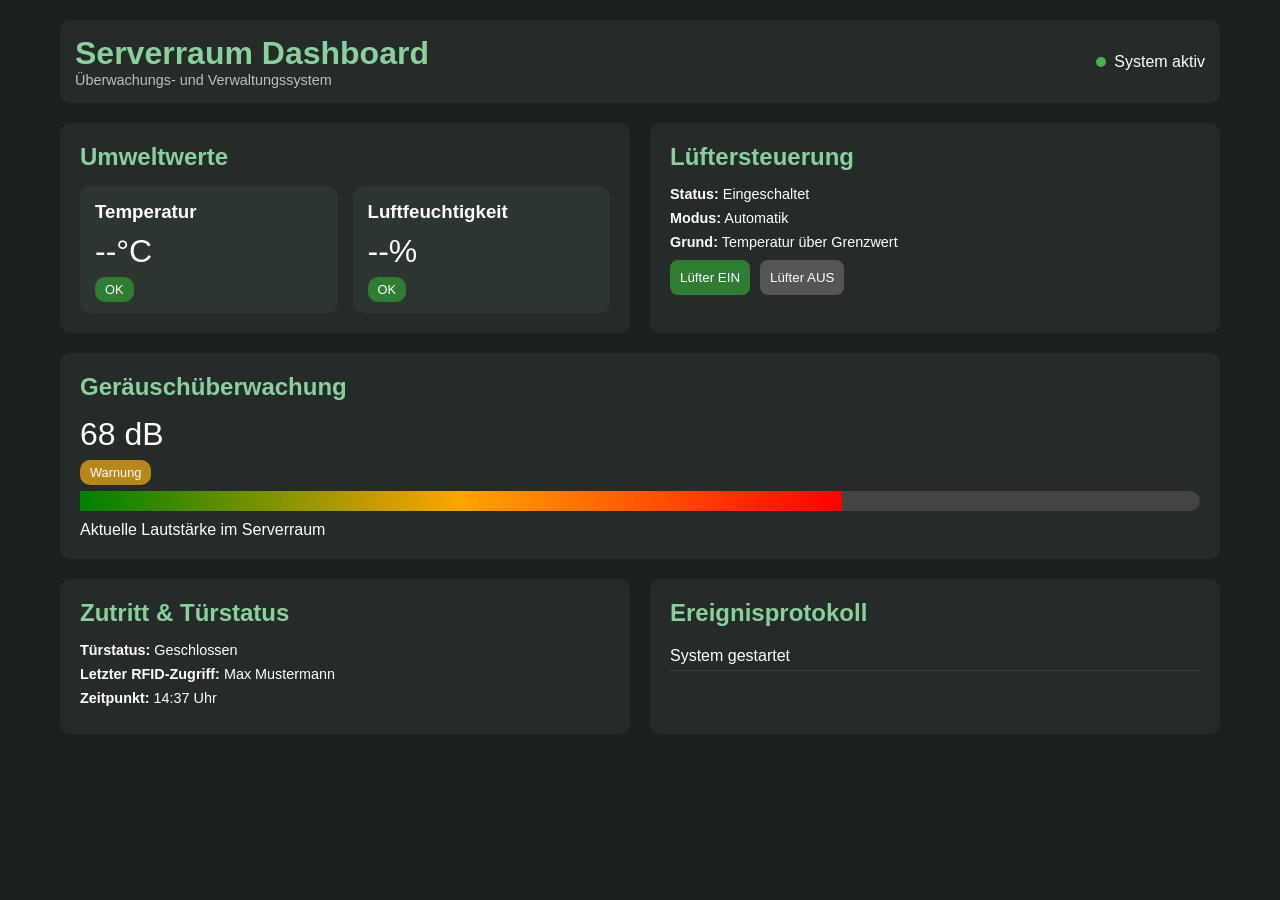
<file: Lokal_Datein/Startseite.html>
<!DOCTYPE html>
<html lang="de">
<head>
  <meta charset="UTF-8" />
  <meta name="viewport" content="width=device-width, initial-scale=1.0" />
  <title>Serverraum Dashboard</title>
  <link rel="stylesheet" href="css.css" />
</head>
<body>
  <div class="dashboard">

    <header class="header">
      <div>
        <h1>Serverraum Dashboard</h1>
        <p>Überwachungs- und Verwaltungssystem</p>
      </div>
      <div class="header-status">
        <span class="status-dot active"></span>
        <span>System aktiv</span>
      </div>
    </header>

    <main class="grid-container">

      <section class="card">
        <h2>Umweltwerte</h2>
        <div class="sensor-grid">

          <div class="sensor-box" id="temperatur-box">
            <h3>Temperatur</h3>
            <p class="value" id="temperatur">--°C</p>
            <span class="badge ok" id="temperatur-status">OK</span>
          </div>

          <div class="sensor-box" id="luft-box">
            <h3>Luftfeuchtigkeit</h3>
            <p class="value" id="luftfeuchtigkeit">--%</p>
            <span class="badge ok" id="luft-status">OK</span>
          </div>

        </div>
      </section>

      <section class="card">
        <h2>Lüftersteuerung</h2>
        <div class="fan-status">
          <p><strong>Status:</strong> Eingeschaltet</p>
          <p><strong>Modus:</strong> Automatik</p>
          <p><strong>Grund:</strong> Temperatur über Grenzwert</p>
        </div>
        <div class="button-group">
          <button class="btn">Lüfter EIN</button>
          <button class="btn secondary">Lüfter AUS</button>
        </div>
      </section>

      <section class="card wide">
        <h2>Geräuschüberwachung</h2>
        <div class="noise-section">
          <div class="noise-info">
            <p class="value">68 dB</p>
            <span class="badge warning">Warnung</span>
          </div>
          <div class="noise-bar-container">
            <div class="noise-bar"></div>
          </div>
          <p class="noise-text">Aktuelle Lautstärke im Serverraum</p>
        </div>
      </section>

      <section class="card">
        <h2>Zutritt & Türstatus</h2>
        <div class="door-status">
          <p><strong>Türstatus:</strong> Geschlossen</p>
          <p><strong>Letzter RFID-Zugriff:</strong> Max Mustermann</p>
          <p><strong>Zeitpunkt:</strong> 14:37 Uhr</p>
        </div>
      </section>

      <section class="card">
        <h2>Ereignisprotokoll</h2>
        <ul class="log-list">
          <li>System gestartet</li>
        </ul>
      </section>

    </main>
  </div>

  <script>
    async function ladeDaten() {
      try {
        const res = await fetch("http://192.168.2.226:5000/data");
        const data = await res.json();

        // Werte anzeigen
        document.getElementById("temperatur").innerText = data.temperatur + "°C";
        document.getElementById("luftfeuchtigkeit").innerText = data.luftfeuchtigkeit + "%";

        // Temperatur Logik
        let tBox = document.getElementById("temperatur-box");
        let tStatus = document.getElementById("temperatur-status");

        if (data.temperatur < 28) {
          tBox.className = "sensor-box normal";
          tStatus.className = "badge ok";
          tStatus.innerText = "OK";
        } else if (data.temperatur < 32) {
          tBox.className = "sensor-box warning";
          tStatus.className = "badge warning";
          tStatus.innerText = "Warnung";
        } else {
          tBox.className = "sensor-box critical";
          tStatus.className = "badge critical";
          tStatus.innerText = "Kritisch";
        }

        // Luft Logik
        let lBox = document.getElementById("luft-box");
        let lStatus = document.getElementById("luft-status");

        if (data.luftfeuchtigkeit >= 40 && data.luftfeuchtigkeit <= 60) {
          lBox.className = "sensor-box normal";
          lStatus.className = "badge ok";
          lStatus.innerText = "OK";
        } else if (data.luftfeuchtigkeit >= 30 && data.luftfeuchtigkeit <= 70) {
          lBox.className = "sensor-box warning";
          lStatus.className = "badge warning";
          lStatus.innerText = "Warnung";
        } else {
          lBox.className = "sensor-box critical";
          lStatus.className = "badge critical";
          lStatus.innerText = "Kritisch";
        }

      } catch (err) {
        console.log("Fehler:", err);
      }
    }

    ladeDaten();
    setInterval(ladeDaten, 3000);
  </script>
</body>
</html>
</file>
<file: Lokal_Datein/css.css>
* {
  margin: 0;
  padding: 0;
  box-sizing: border-box;
  font-family: Arial, sans-serif;
}

body {
  background-color: #1b1f1d;
  color: #ffffff;
}

.dashboard {
  max-width: 1200px;
  margin: 0 auto;
  padding: 20px;
}

/* HEADER */

.header {
  display: flex;
  justify-content: space-between;
  align-items: center;
  background-color: #252b28;
  padding: 15px;
  border-radius: 10px;
  margin-bottom: 20px;
}

.header h1 {
  color: #8ccf9f;
}

.header p {
  font-size: 0.9rem;
  color: #b8c3bc;
}

.header-status {
  display: flex;
  align-items: center;
  gap: 8px;
}

.status-dot {
  width: 10px;
  height: 10px;
  border-radius: 50%;
  background-color: #4caf50;
}

/* GRID */

.grid-container {
  display: grid;
  grid-template-columns: repeat(2, 1fr);
  gap: 20px;
}

/* CARD */

.card {
  background-color: #252b28;
  padding: 20px;
  border-radius: 10px;
}

.card h2 {
  margin-bottom: 15px;
  color: #8ccf9f;
}

/* BREITE KARTE */

.wide {
  grid-column: span 2;
}

/* SENSOR BOXEN */

.sensor-grid {
  display: flex;
  gap: 15px;
}

.sensor-box {
  flex: 1;
  background-color: #2d3531;
  padding: 15px;
  border-radius: 10px;
}

.sensor-box h3 {
  margin-bottom: 10px;
}

.value {
  font-size: 2rem;
  margin-bottom: 10px;
}

/* BADGES */

.badge {
  padding: 5px 10px;
  border-radius: 10px;
  font-size: 0.8rem;
}

.badge.ok {
  background-color: #2e7d32;
}

.badge.warning {
  background-color: #b8871b;
}

.badge.critical {
  background-color: #a83232;
}

/* STATUS FARBEN */

.sensor-box.normal {
  border-left: 5px solid #2e7d32;
}

.sensor-box.warning {
  border-left: 5px solid #b8871b;
}

.sensor-box.critical {
  border-left: 5px solid #a83232;
}

/* FAN / DOOR */

.fan-status p,
.door-status p {
  margin-bottom: 8px;
  font-size: 0.9rem;
}

/* BUTTONS */

.button-group {
  margin-top: 10px;
  display: flex;
  gap: 10px;
}

.btn {
  background-color: #2e7d32;
  color: white;
  border: none;
  padding: 10px;
  border-radius: 8px;
  cursor: pointer;
}

.btn.secondary {
  background-color: #555;
}

/* NOISE */

.noise-section {
  display: flex;
  flex-direction: column;
  gap: 10px;
}

.noise-bar-container {
  width: 100%;
  height: 20px;
  background-color: #444;
  border-radius: 10px;
}

.noise-bar {
  width: 68%;
  height: 100%;
  background: linear-gradient(90deg, green, orange, red);
}

/* LOG */

.log-list {
  list-style: none;
}

.log-list li {
  padding: 5px 0;
  border-bottom: 1px solid #444;
}

/* RESPONSIVE */

@media (max-width: 800px) {
  .grid-container {
    grid-template-columns: 1fr;
  }

  .wide {
    grid-column: span 1;
  }

  .sensor-grid {
    flex-direction: column;
  }
}
</file>
